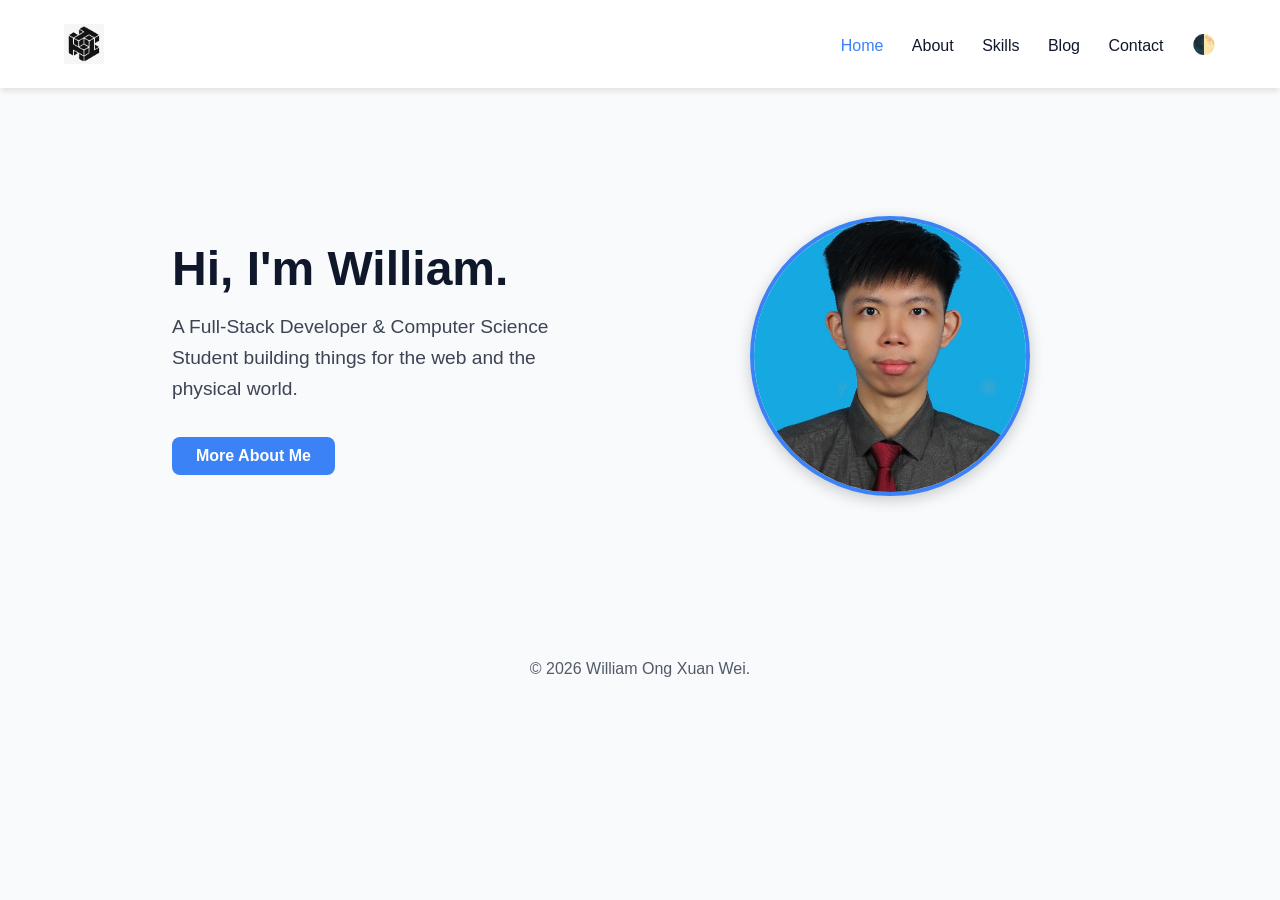
<file: index.html>
<!doctype html>
<html lang="en">
  <head>
    <meta charset="UTF-8" />
    <meta name="viewport" content="width=device-width, initial-scale=1.0" />
    <title>William's Portfolio</title>
    <link rel="stylesheet" href="style.css" />
  </head>
  <body>
    <nav class="navbar">
      <div class="nav-logo">
        <img src="logo99.png" alt="William's Logo" class="logo-img" />
      </div>
      <div class="nav-links">
        <a href="index.html" style="color: var(--accent)">Home</a>
        <a href="about.html">About</a>
        <a href="skills.html">Skills</a>
        <a href="blog.html">Blog</a>
        <a href="contact.html">Contact</a>
        <button id="theme-toggle">🌓</button>
      </div>
    </nav>

    <header class="hero" style="display: flex; align-items: center; justify-content: center; gap: 4rem; flex-wrap: wrap; padding: 6rem 2rem; max-width: 1000px; margin: 0 auto;">
      
      <div class="hero-content" style="flex: 1; min-width: 300px; text-align: left;">
        <h1 style="font-size: 3rem; margin-bottom: 1rem;">Hi, I'm William.</h1>
        <p style="font-size: 1.2rem; line-height: 1.6; margin-bottom: 2rem;">
          A Full-Stack Developer & Computer Science Student building things for
          the web and the physical world.
        </p>
        <a href="about.html" class="btn">More About Me</a>
      </div>

      <div class="hero-image" style="flex: 1; min-width: 300px; text-align: center;">
        <img 
          src="me.jpg" 
          alt="William " 
          style="width: 280px; height: 280px; border-radius: 50%; object-fit: cover; border: 4px solid var(--accent, #555); box-shadow: 0 4px 15px rgba(0,0,0,0.2);" 
        />
      </div>

    </header>

    <footer>
      <p>© 2026 William Ong Xuan Wei.</p>
    </footer>

    <script>
      const toggleButton = document.getElementById("theme-toggle");
      const currentTheme = localStorage.getItem("theme");

      // 1. When the page loads, check if they previously chose dark mode
      if (currentTheme === "dark") {
        document.body.classList.add("dark-theme");
      }

      // 2. When the button is clicked, toggle the theme AND save the preference
      toggleButton.addEventListener("click", () => {
        document.body.classList.toggle("dark-theme");

        // If the body now has 'dark-theme', save 'dark' to storage. Otherwise, save 'light'.
        if (document.body.classList.contains("dark-theme")) {
          localStorage.setItem("theme", "dark");
        } else {
          localStorage.setItem("theme", "light");
        }
      });
    </script>
  </body>
</html>
</file>
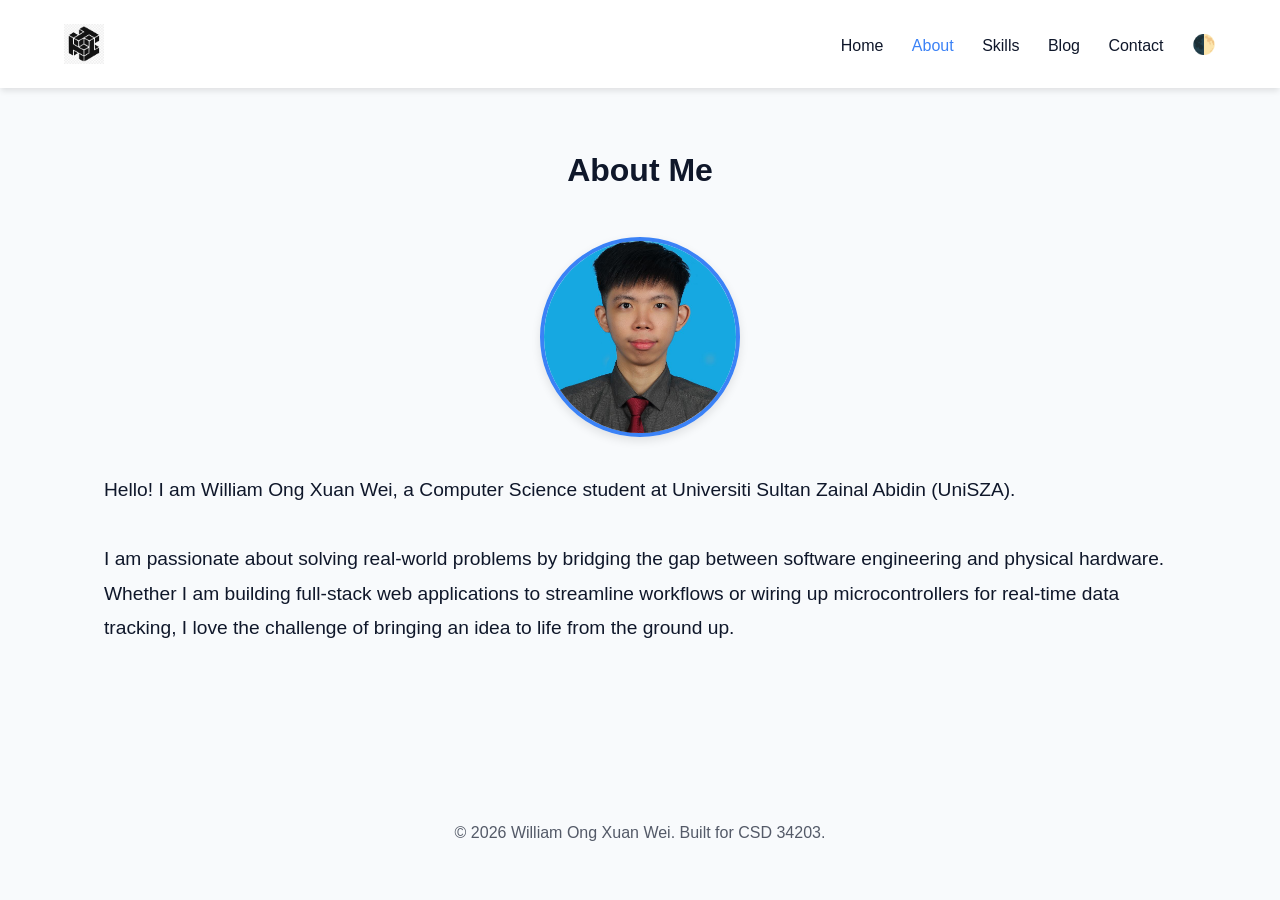
<file: about.html>
<!doctype html>
<html lang="en">
  <head>
    <meta charset="UTF-8" />
    <meta name="viewport" content="width=device-width, initial-scale=1.0" />
    <title>About - William's Portfolio</title>
    <link rel="stylesheet" href="style.css" />
  </head>
  <body>
    <nav class="navbar">
      <div class="nav-logo">
        <img src="logo99.png" alt="William's Logo" class="logo-img" />
      </div>
      <div class="nav-links">
        <a href="index.html">Home</a>
        <a href="about.html" style="color: var(--accent)">About</a>
        <a href="skills.html">Skills</a>
        <a href="blog.html">Blog</a>
        <a href="contact.html">Contact</a>
        <button id="theme-toggle">🌓</button>
      </div>
    </nav>

    <main>
      <section class="portfolio-section">
        <h2>About Me</h2>

        <div style="text-align: center; margin: 2rem 0;">
          <img 
            src="me.jpg" 
            alt="William " 
            style="width: 200px; height: 200px; border-radius: 50%; object-fit: cover; border: 4px solid var(--accent, #555); box-shadow: 0 4px 10px rgba(0,0,0,0.1);" 
          />
        </div>

        
        <div style="font-size: 1.2rem; line-height: 1.8; margin-bottom: 3rem">
          <p>
            Hello! I am William Ong Xuan Wei, a Computer Science student at
            Universiti Sultan Zainal Abidin (UniSZA).
          </p>
          <br />
          <p>
            I am passionate about solving real-world problems by bridging the
            gap between software engineering and physical hardware. Whether I am
            building full-stack web applications to streamline workflows or
            wiring up microcontrollers for real-time data tracking, I love the
            challenge of bringing an idea to life from the ground up.
          </p>
          <br />
        </div>
      </section>
    </main>

    <footer>
      <p>© 2026 William Ong Xuan Wei. Built for CSD 34203.</p>
    </footer>

    <script>
      const toggleButton = document.getElementById("theme-toggle");
      const currentTheme = localStorage.getItem("theme");

      // 1. When the page loads, check if they previously chose dark mode
      if (currentTheme === "dark") {
        document.body.classList.add("dark-theme");
      }

      // 2. When the button is clicked, toggle the theme AND save the preference
      toggleButton.addEventListener("click", () => {
        document.body.classList.toggle("dark-theme");

        // If the body now has 'dark-theme', save 'dark' to storage. Otherwise, save 'light'.
        if (document.body.classList.contains("dark-theme")) {
          localStorage.setItem("theme", "dark");
        } else {
          localStorage.setItem("theme", "light");
        }
      });
    </script>
  </body>
</html>
</file>
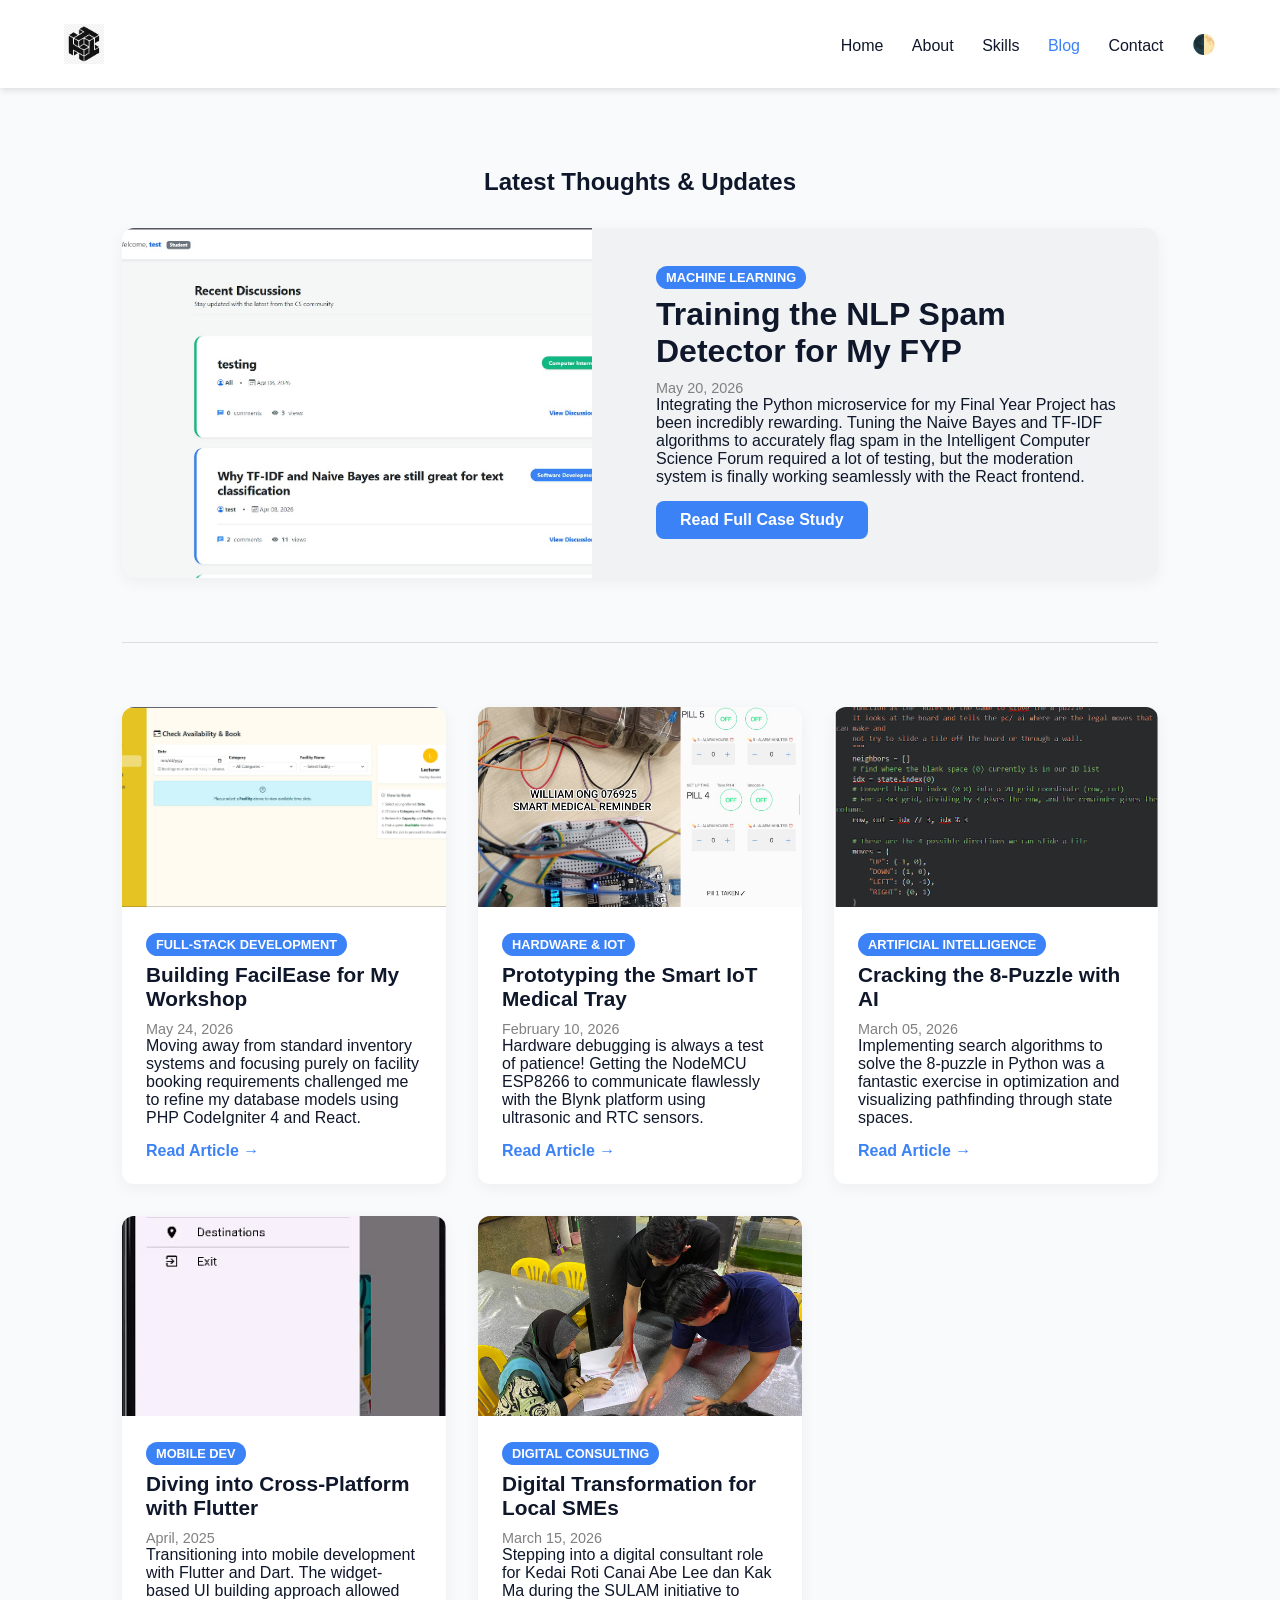
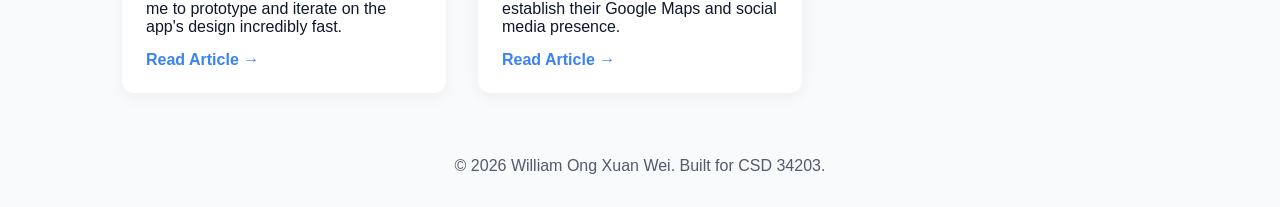
<file: blog.html>
<!doctype html>
<html lang="en">
  <head>
    <meta charset="UTF-8" />
    <meta name="viewport" content="width=device-width, initial-scale=1.0" />
    <title>Blog - William's Portfolio</title>
    <link rel="stylesheet" href="style.css" />
  </head>
  <body>
    <nav class="navbar">
      <div class="nav-logo">
        <img src="logo99.png" alt="William's Logo" class="logo-img" />
      </div>
      <div class="nav-links">
        <a href="index.html">Home</a>
        <a href="about.html">About</a>
        <a href="skills.html">Skills</a>
        <a href="blog.html" style="color: var(--accent)">Blog</a>
        <a href="contact.html">Contact</a>
        <button id="theme-toggle">🌓</button>
      </div>
    </nav>

    <main class="blog-container">
      <h2 style="text-align: center; margin: 3rem 0 2rem;">Latest Thoughts & Updates</h2>

      <article class="blog-featured">
        <div class="blog-image-wrapper">
          <img src="fyp.jpg" alt="Intelligent CS Forum" class="blog-featured-img">
        </div>
        <div class="blog-featured-content">
          <span class="blog-tag">Machine Learning</span>
          <h3 style="font-size: 2rem; margin: 10px 0;">Training the NLP Spam Detector for My FYP</h3>
          <p class="blog-date">May 20, 2026</p>
          <p class="blog-excerpt">
            Integrating the Python microservice for my Final Year Project has been incredibly rewarding. Tuning the Naive Bayes and TF-IDF algorithms to accurately flag spam in the Intelligent Computer Science Forum required a lot of testing, but the moderation system is finally working seamlessly with the React frontend.
          </p>
          <a href="fyp.html" class="btn" style="margin-top: 15px; display: inline-block;">Read Full Case Study</a>
        </div>
      </article>

      <hr style="border: 0; border-top: 1px solid #ddd; margin: 4rem 0;">

      <div class="blog-grid">
        
        <article class="blog-card">
          <img src="facil.jpg" alt="FacilEase Project" class="blog-card-img">
          <div class="blog-card-content">
            <span class="blog-tag">Full-Stack Development</span>
            <h4>Building FacilEase for My Workshop</h4>
            <p class="blog-date">May 24, 2026</p>
            <p class="blog-excerpt">
              Moving away from standard inventory systems and focusing purely on facility booking requirements challenged me to refine my database models using PHP CodeIgniter 4 and React.
            </p>
            <a href="#" class="blog-read-more">Read Article →</a>
          </div>
        </article>

        <article class="blog-card">
          <img src="iot.jpeg" alt="Smart IoT Medical Tray" class="blog-card-img">
          <div class="blog-card-content">
            <span class="blog-tag">Hardware & IoT</span>
            <h4>Prototyping the Smart IoT Medical Tray</h4>
            <p class="blog-date">February 10, 2026</p>
            <p class="blog-excerpt">
              Hardware debugging is always a test of patience! Getting the NodeMCU ESP8266 to communicate flawlessly with the Blynk platform using ultrasonic and RTC sensors.
            </p>
            <a href="#" class="blog-read-more">Read Article →</a>
          </div>
        </article>

        <article class="blog-card">
          <img src="ai.png" alt="8-Puzzle AI" class="blog-card-img">
          <div class="blog-card-content">
            <span class="blog-tag">Artificial Intelligence</span>
            <h4>Cracking the 8-Puzzle with AI</h4>
            <p class="blog-date">March 05, 2026</p>
            <p class="blog-excerpt">
              Implementing search algorithms to solve the 8-puzzle in Python was a fantastic exercise in optimization and visualizing pathfinding through state spaces.
            </p>
            <a href="#" class="blog-read-more">Read Article →</a>
          </div>
        </article>

        <article class="blog-card">
          <img src="flutter.png" alt="Flutter Mobile App" class="blog-card-img">
          <div class="blog-card-content">
            <span class="blog-tag">Mobile Dev</span>
            <h4>Diving into Cross-Platform with Flutter</h4>
            <p class="blog-date">April, 2025</p>
            <p class="blog-excerpt">
              Transitioning into mobile development with Flutter and Dart. The widget-based UI building approach allowed me to prototype and iterate on the app's design incredibly fast.
            </p>
            <a href="#" class="blog-read-more">Read Article →</a>
          </div>
        </article>

        <article class="blog-card">
          <img src="sme.jpeg" alt="SME Digital Transformation" class="blog-card-img">
          <div class="blog-card-content">
            <span class="blog-tag">Digital Consulting</span>
            <h4>Digital Transformation for Local SMEs</h4>
            <p class="blog-date">March 15, 2026</p>
            <p class="blog-excerpt">
              Stepping into a digital consultant role for Kedai Roti Canai Abe Lee dan Kak Ma during the SULAM initiative to establish their Google Maps and social media presence.
            </p>
            <a href="#" class="blog-read-more">Read Article →</a>
          </div>
        </article>

      </div>
    </main>

    <footer>
      <p>© 2026 William Ong Xuan Wei. Built for CSD 34203.</p>
    </footer>

    <script>
      const toggleButton = document.getElementById("theme-toggle");
      const currentTheme = localStorage.getItem("theme");

      if (currentTheme === "dark") {
        document.body.classList.add("dark-theme");
      }

      toggleButton.addEventListener("click", () => {
        document.body.classList.toggle("dark-theme");
        if (document.body.classList.contains("dark-theme")) {
          localStorage.setItem("theme", "dark");
        } else {
          localStorage.setItem("theme", "light");
        }
      });
    </script>
  </body>
</html>
</file>
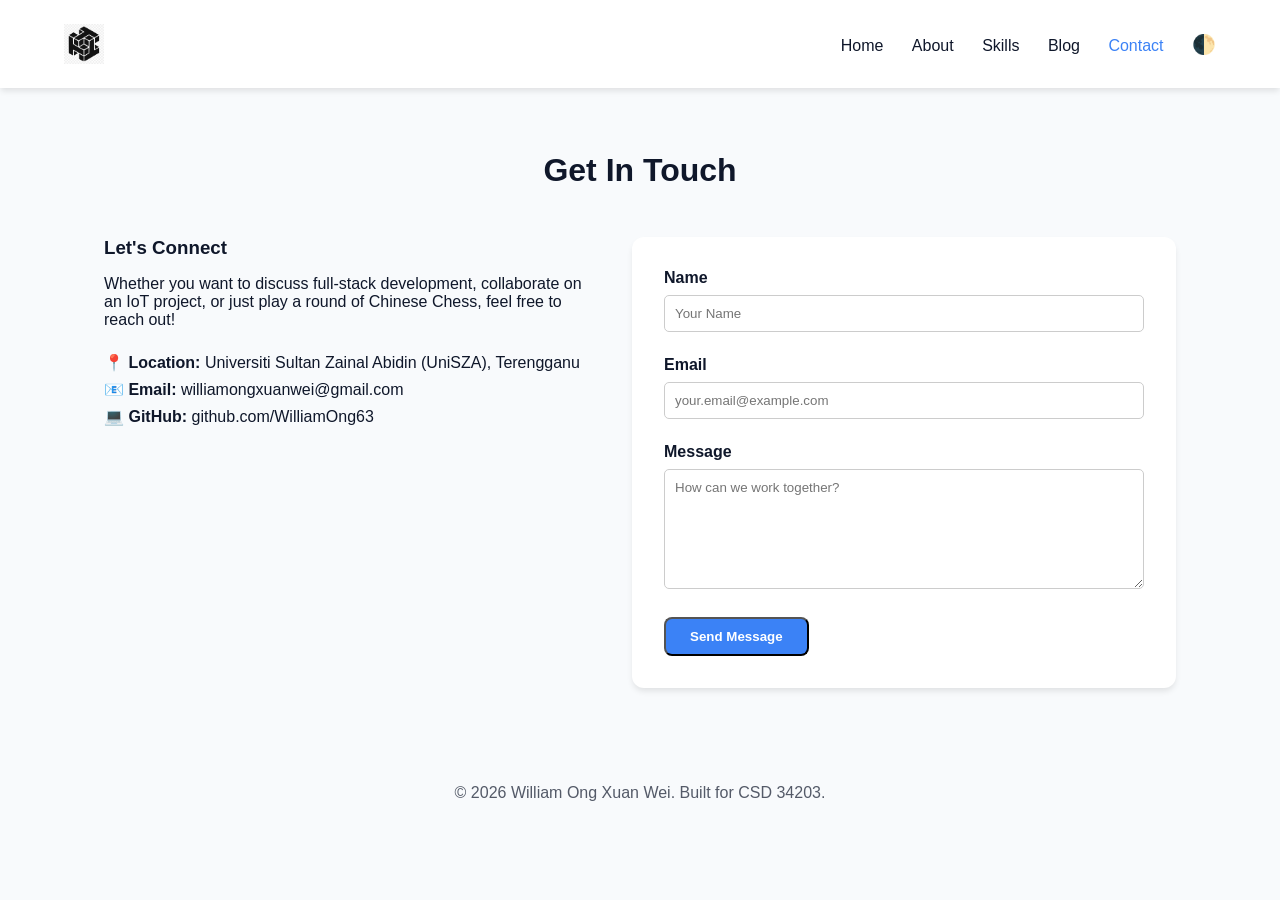
<file: contact.html>
<!doctype html>
<html lang="en">
  <head>
    <meta charset="UTF-8" />
    <meta name="viewport" content="width=device-width, initial-scale=1.0" />
    <title>Contact - William's Portfolio</title>
    <link rel="stylesheet" href="style.css" />
    <style>
      /* Extra styles just for the contact form */
      .contact-container {
        display: flex;
        flex-wrap: wrap;
        gap: 3rem;
        margin-top: 2rem;
      }
      .contact-info,
      .contact-form {
        flex: 1;
        min-width: 300px;
      }
      .form-group {
        margin-bottom: 1.5rem;
      }
      .form-group label {
        display: block;
        margin-bottom: 0.5rem;
        font-weight: bold;
      }
      .form-group input,
      .form-group textarea {
        width: 100%;
        padding: 10px;
        border: 1px solid #ccc;
        border-radius: 5px;
        background-color: var(--card-bg);
        color: var(--text-color);
      }
      .form-group textarea {
        resize: vertical;
        min-height: 120px;
      }
    </style>
  </head>
  <body>
    <nav class="navbar">
      <div class="nav-logo">
        <img src="logo99.png" alt="William's Logo" class="logo-img" />
      </div>
      <div class="nav-links">
        <a href="index.html">Home</a>
        <a href="about.html">About</a>
        <a href="skills.html">Skills</a>
        <a href="blog.html">Blog</a>
        <a href="contact.html" style="color: var(--accent)">Contact</a>
        <button id="theme-toggle">🌓</button>
      </div>
    </nav>

    <main>
      <section class="portfolio-section">
        <h2>Get In Touch</h2>

        <div class="contact-container">
          <div class="contact-info">
            <h3>Let's Connect</h3>
            <p style="margin-bottom: 1.5rem; margin-top: 1rem">
              Whether you want to discuss full-stack development, collaborate on
              an IoT project, or just play a round of Chinese Chess, feel free
              to reach out!
            </p>

            <p>
              <strong>📍 Location:</strong> Universiti Sultan Zainal Abidin
              (UniSZA), Terengganu
            </p>
            <p style="margin-top: 0.5rem">
              <strong>📧 Email:</strong> williamongxuanwei@gmail.com
            </p>
            <p style="margin-top: 0.5rem">
              <strong>💻 GitHub:</strong> github.com/WilliamOng63
            </p>
          </div>

          <div class="contact-form project-card">
             <form action="https://api.web3forms.com/submit" method="POST">
              <input type="hidden" name="access_key" value="a97d42b6-3527-4878-bd2c-dec0d6beb823">
  
               <div class="form-group">
 

                <label for="name">Name</label>
                <input type="text" id="name" name="name" required placeholder="Your Name" />
              </div>
              <div class="form-group">
                <label for="email">Email</label>
                <input
                  type="email"
                  id="email"
                  email="email"
                  required
                  placeholder="your.email@example.com"
                />
              </div>
              <div class="form-group">
                <label for="message">Message</label>
                <textarea
                  id="message"
                  message="message"
                  required
                  placeholder="How can we work together?"
                ></textarea>
              </div>
              <button type="submit" class="btn">Send Message</button>
            </form>
          </div>
        </div>
      </section>
    </main>

    <footer>
      <p>© 2026 William Ong Xuan Wei. Built for CSD 34203.</p>
    </footer>

    <script>
      const toggleButton = document.getElementById("theme-toggle");
      const currentTheme = localStorage.getItem("theme");

      if (currentTheme === "dark") {
        document.body.classList.add("dark-theme");
      }

      toggleButton.addEventListener("click", () => {
        document.body.classList.toggle("dark-theme");
        if (document.body.classList.contains("dark-theme")) {
          localStorage.setItem("theme", "dark");
        } else {
          localStorage.setItem("theme", "light");
        }
      });
    </script>
  </body>
</html>
</file>
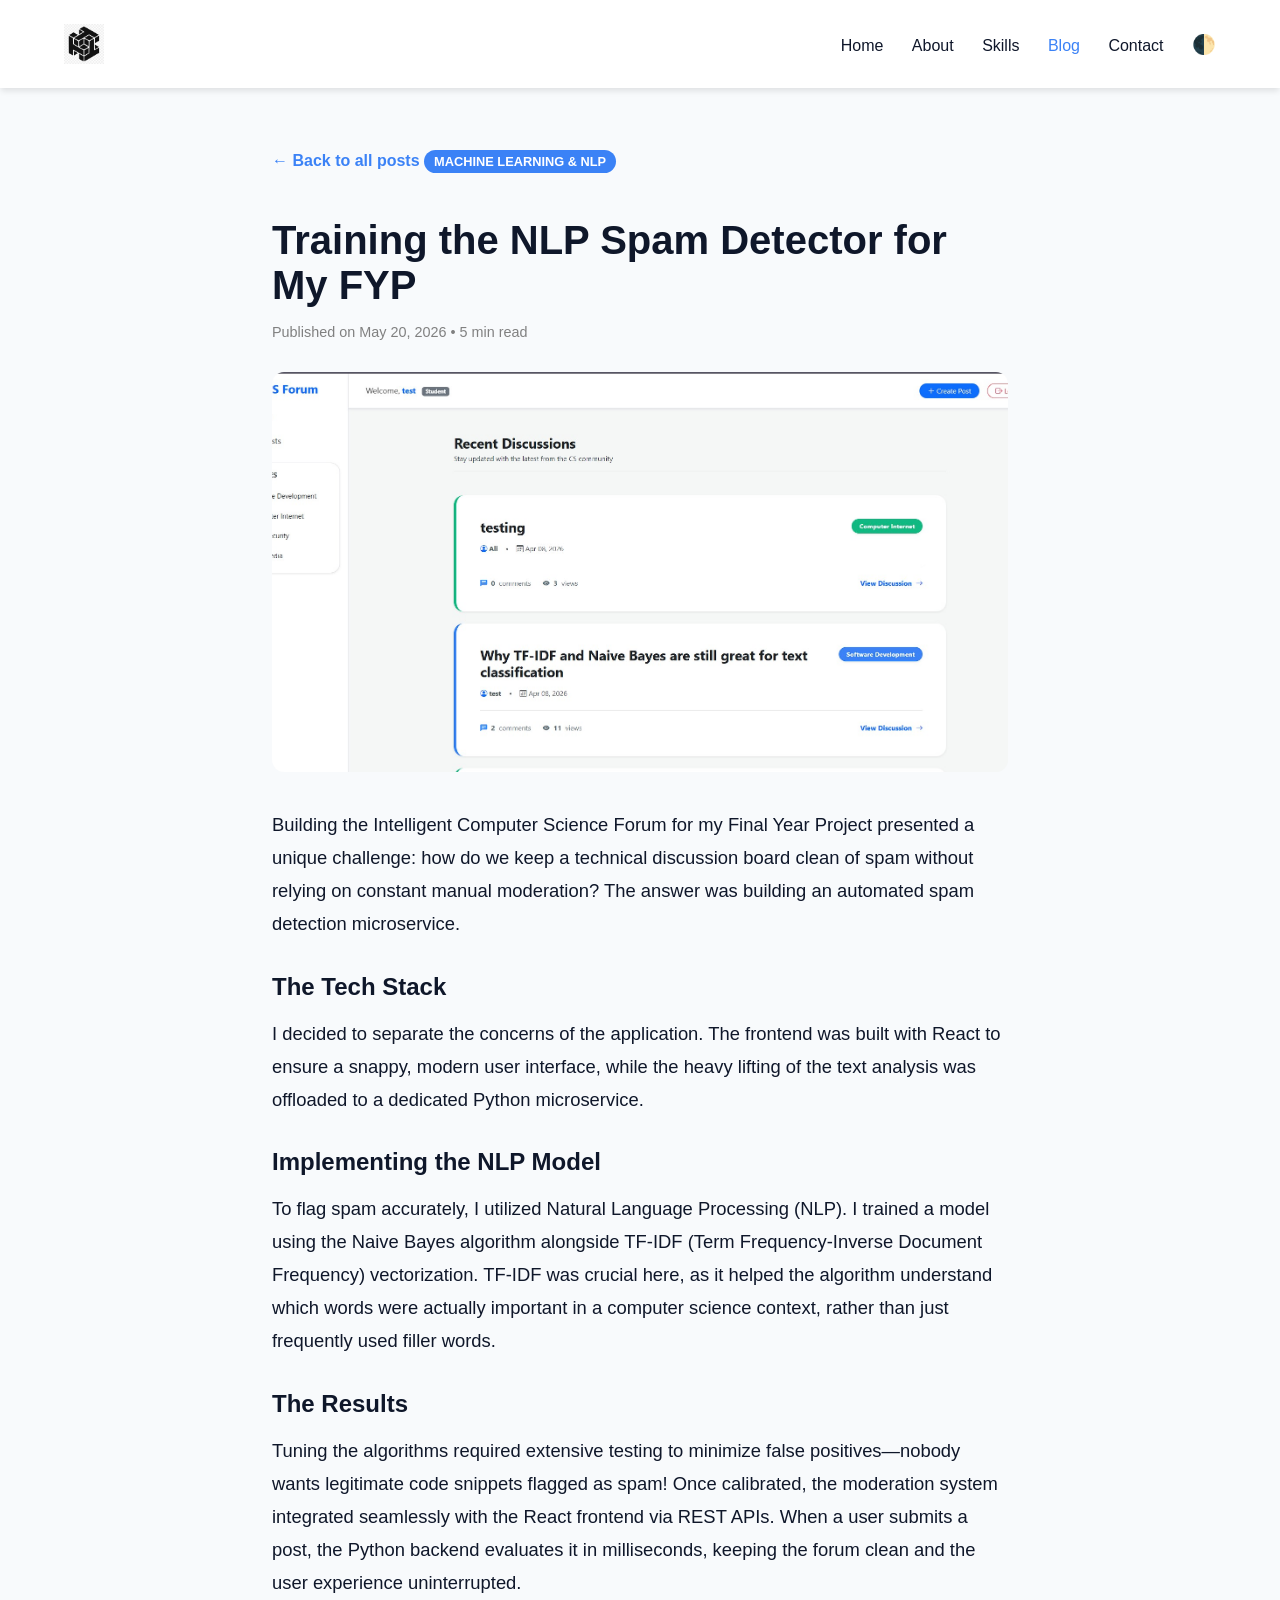
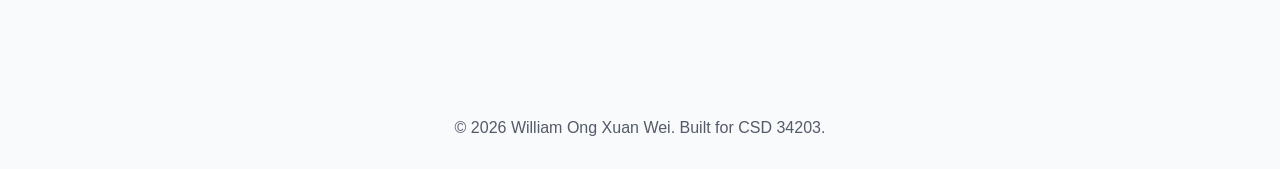
<file: fyp.html>
<!doctype html>
<html lang="en">
  <head>
    <meta charset="UTF-8" />
    <meta name="viewport" content="width=device-width, initial-scale=1.0" />
    <title>FYP Case Study - William's Portfolio</title>
    <link rel="stylesheet" href="style.css" />
    <style>
      
      .article-container {
        max-width: 800px;
        margin: 0 auto;
        padding: 4rem 2rem;
      }
      .article-hero-img {
        width: 100%;
        height: 400px;
        object-fit: cover;
        border-radius: 12px;
        margin: 2rem 0;
      }
      .article-body p {
        font-size: 1.15rem;
        line-height: 1.8;
        margin-bottom: 1.5rem;
      }
      .article-body h3 {
        margin: 2rem 0 1rem;
        font-size: 1.5rem;
      }
      .back-link {
        display: inline-block;
        margin-bottom: 2rem;
        color: var(--accent, #007bff);
        text-decoration: none;
        font-weight: bold;
      }
      .back-link:hover {
        text-decoration: underline;
      }
    </style>
  </head>
  <body>
    <nav class="navbar">
      <div class="nav-logo">
        <img src="logo99.png" alt="William's Logo" class="logo-img" />
      </div>
      <div class="nav-links">
        <a href="index.html">Home</a>
        <a href="about.html">About</a>
        <a href="skills.html">Skills</a>
        <a href="blog.html" style="color: var(--accent)">Blog</a>
        <a href="contact.html">Contact</a>
        <button id="theme-toggle">🌓</button>
      </div>
    </nav>

    <main class="article-container">
      <a href="blog.html" class="back-link">← Back to all posts</a>
      
      <span class="blog-tag">Machine Learning & NLP</span>
      <h1 style="font-size: 2.5rem; margin: 1rem 0;">Training the NLP Spam Detector for My FYP</h1>
      <p class="blog-date">Published on May 20, 2026 • 5 min read</p>

      <img src="fyp.jpg" alt="Intelligent CS Forum" class="article-hero-img">

      <div class="article-body">
        <p>
          Building the Intelligent Computer Science Forum for my Final Year Project presented a unique challenge: how do we keep a technical discussion board clean of spam without relying on constant manual moderation? The answer was building an automated spam detection microservice.
        </p>

        <h3>The Tech Stack</h3>
        <p>
          I decided to separate the concerns of the application. The frontend was built with React to ensure a snappy, modern user interface, while the heavy lifting of the text analysis was offloaded to a dedicated Python microservice.
        </p>

        <h3>Implementing the NLP Model</h3>
        <p>
          To flag spam accurately, I utilized Natural Language Processing (NLP). I trained a model using the Naive Bayes algorithm alongside TF-IDF (Term Frequency-Inverse Document Frequency) vectorization. TF-IDF was crucial here, as it helped the algorithm understand which words were actually important in a computer science context, rather than just frequently used filler words.
        </p>

        <h3>The Results</h3>
        <p>
          Tuning the algorithms required extensive testing to minimize false positives—nobody wants legitimate code snippets flagged as spam! Once calibrated, the moderation system integrated seamlessly with the React frontend via REST APIs. When a user submits a post, the Python backend evaluates it in milliseconds, keeping the forum clean and the user experience uninterrupted.
        </p>
      </div>
    </main>

    <footer>
      <p>© 2026 William Ong Xuan Wei. Built for CSD 34203.</p>
    </footer>

    <script>
      const toggleButton = document.getElementById("theme-toggle");
      const currentTheme = localStorage.getItem("theme");

      if (currentTheme === "dark") {
        document.body.classList.add("dark-theme");
      }

      toggleButton.addEventListener("click", () => {
        document.body.classList.toggle("dark-theme");
        if (document.body.classList.contains("dark-theme")) {
          localStorage.setItem("theme", "dark");
        } else {
          localStorage.setItem("theme", "light");
        }
      });
    </script>
  </body>
</html>
</file>
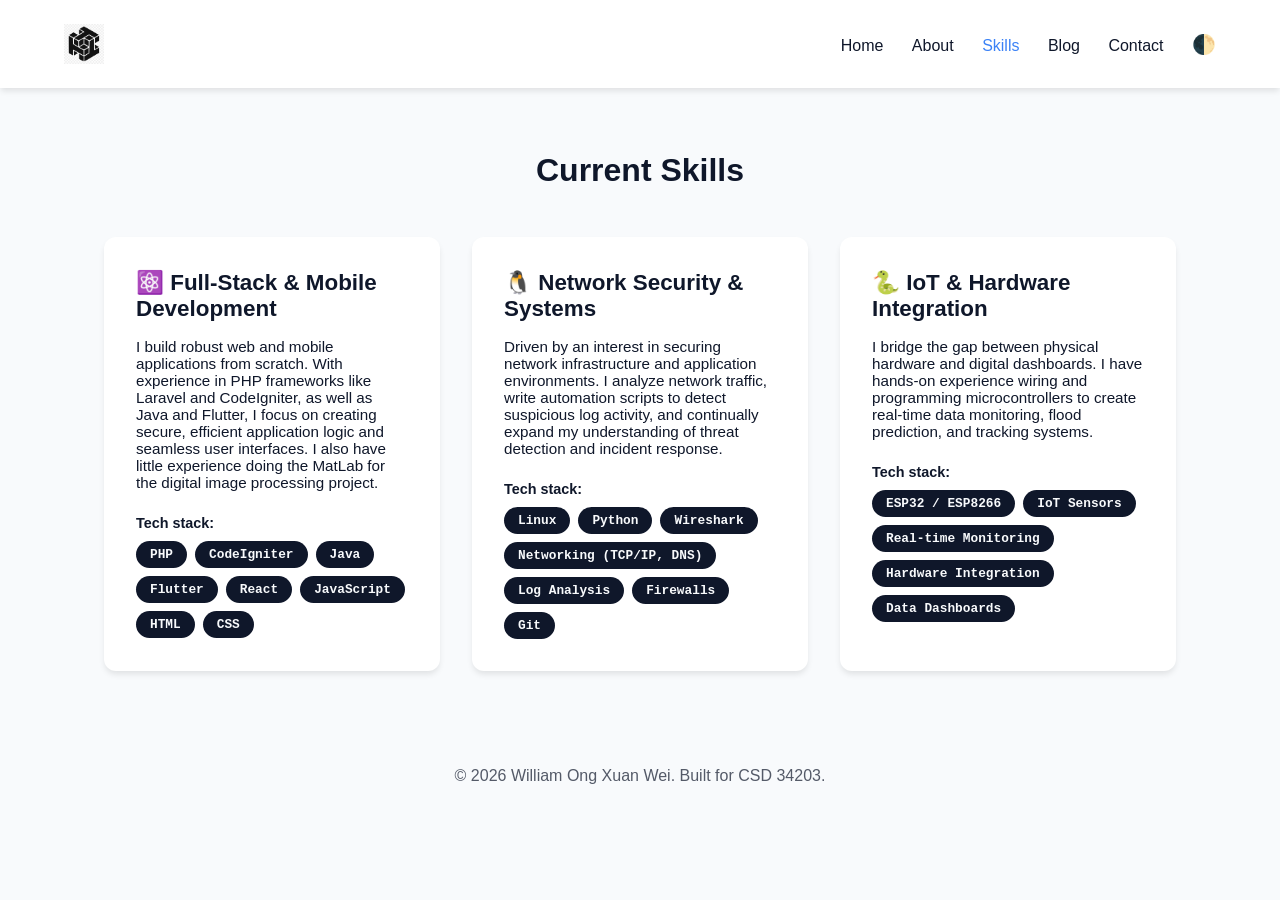
<file: skills.html>
<!doctype html>
<html lang="en">
  <head>
    <meta charset="UTF-8" />
    <meta name="viewport" content="width=device-width, initial-scale=1.0" />
    <title>Skills - William's Portfolio</title>
    <link rel="stylesheet" href="style.css" />
  </head>
  <body>
    <nav class="navbar">
      <div class="nav-logo">
        <img src="logo99.png" alt="William's Logo" class="logo-img" />
      </div>
      <div class="nav-links">
        <a href="index.html">Home</a>
        <a href="about.html">About</a>
        <a href="skills.html" style="color: var(--accent)">Skills</a>
        <a href="blog.html">Blog</a>
        <a href="contact.html">Contact</a>
        <button id="theme-toggle">🌓</button>
      </div>
    </nav>

    <main>
      <section class="portfolio-section">
        <h2>Current Skills</h2>
        <div class="project-grid">
          <div class="project-card">
            <h3 style="font-size: 1.4rem; margin-bottom: 1rem">
              ⚛️ Full-Stack & Mobile Development
            </h3>
            <p style="margin-bottom: 1.5rem; font-size: 0.95rem">
              I build robust web and mobile applications from scratch. With
              experience in PHP frameworks like Laravel and CodeIgniter, as well
              as Java and Flutter, I focus on creating secure, efficient
              application logic and seamless user interfaces. I also have little
              experience doing the MatLab for the digital image processing
              project.
            </p>
            <p style="font-size: 0.9rem"><strong>Tech stack:</strong></p>
            <div class="tech-pill-container">
              <span class="tech-pill">PHP</span>
              <span class="tech-pill">CodeIgniter</span>
              <span class="tech-pill">Java</span>
              <span class="tech-pill">Flutter</span>
              <span class="tech-pill">React</span>
              <span class="tech-pill">JavaScript</span>
              <span class="tech-pill">HTML</span>
              <span class="tech-pill">CSS</span>
            </div>
          </div>

          <div class="project-card">
            <h3 style="font-size: 1.4rem; margin-bottom: 1rem">
              🐧 Network Security & Systems
            </h3>
            <p style="margin-bottom: 1.5rem; font-size: 0.95rem">
              Driven by an interest in securing network infrastructure and
              application environments. I analyze network traffic, write
              automation scripts to detect suspicious log activity, and
              continually expand my understanding of threat detection and
              incident response.
            </p>
            <p style="font-size: 0.9rem"><strong>Tech stack:</strong></p>
            <div class="tech-pill-container">
              <span class="tech-pill">Linux</span>
              <span class="tech-pill">Python</span>
              <span class="tech-pill">Wireshark</span>
              <span class="tech-pill">Networking (TCP/IP, DNS)</span>
              <span class="tech-pill">Log Analysis</span>
              <span class="tech-pill">Firewalls</span>
              <span class="tech-pill">Git</span>
            </div>
          </div>

          <div class="project-card">
            <h3 style="font-size: 1.4rem; margin-bottom: 1rem">
              🐍 IoT & Hardware Integration
            </h3>
            <p style="margin-bottom: 1.5rem; font-size: 0.95rem">
              I bridge the gap between physical hardware and digital dashboards.
              I have hands-on experience wiring and programming microcontrollers
              to create real-time data monitoring, flood prediction, and
              tracking systems.
            </p>
            <p style="font-size: 0.9rem"><strong>Tech stack:</strong></p>
            <div class="tech-pill-container">
              <span class="tech-pill">ESP32 / ESP8266</span>
              <span class="tech-pill">IoT Sensors</span>
              <span class="tech-pill">Real-time Monitoring</span>
              <span class="tech-pill">Hardware Integration</span>
              <span class="tech-pill">Data Dashboards</span>
            </div>
          </div>
        </div>
      </section>
    </main>

    <footer>
      <p>© 2026 William Ong Xuan Wei. Built for CSD 34203.</p>
    </footer>

    <script>
      const toggleButton = document.getElementById("theme-toggle");
      const currentTheme = localStorage.getItem("theme");

      if (currentTheme === "dark") {
        document.body.classList.add("dark-theme");
      }

      toggleButton.addEventListener("click", () => {
        document.body.classList.toggle("dark-theme");
        if (document.body.classList.contains("dark-theme")) {
          localStorage.setItem("theme", "dark");
        } else {
          localStorage.setItem("theme", "light");
        }
      });
    </script>
  </body>
</html>
</file>
<file: style.css>
/* --- Variables --- */
:root {
  --bg-color: #f8fafc;
  --text-color: #0f172a;
  --nav-bg: #ffffff;
  --card-bg: #ffffff;
  --accent: #3b82f6;
  --accent-hover: #2563eb;
  --shadow: 0 4px 6px -1px rgb(0 0 0 / 0.1);
}

/* Dark Mode Overrides */
.dark-theme {
  --bg-color: #0f172a;
  --text-color: #f8fafc;
  --nav-bg: #1e293b;
  --card-bg: #1e293b;
  --accent: #60a5fa;
  --shadow: 0 4px 6px -1px rgb(0 0 0 / 0.5);
}

* {
  margin: 0;
  padding: 0;
  box-sizing: border-box;
  font-family:
    -apple-system, BlinkMacSystemFont, "Segoe UI", Roboto, Helvetica, Arial,
    sans-serif;
}

body {
  background-color: var(--bg-color);
  color: var(--text-color);
  transition: all 0.3s ease;
}

/* --- Navbar --- */
.navbar {
  display: flex;
  justify-content: space-between;
  align-items: center;
  padding: 1.5rem 5%;
  background-color: var(--nav-bg);
  box-shadow: var(--shadow);
  position: sticky;
  top: 0;
  z-index: 100;
}

.nav-logo {
  font-size: 1.5rem;
  font-weight: 700;
  color: var(--accent);
}

.nav-links a {
  text-decoration: none;
  color: var(--text-color);
  margin-right: 1.5rem;
  font-weight: 500;
}

.nav-links a:hover {
  color: var(--accent);
}

#theme-toggle {
  background: none;
  border: none;
  font-size: 1.2rem;
  cursor: pointer;
}

/* --- Hero Section --- */
.hero {
  min-height: 60vh;
  display: flex;
  align-items: center;
  justify-content: center;
  text-align: center;
  padding: 0 20px;
}

.hero-content h1 {
  font-size: 3.5rem;
  margin-bottom: 1rem;
}

.hero-content p {
  font-size: 1.2rem;
  max-width: 600px;
  margin: 0 auto 2rem auto;
  opacity: 0.8;
}

.btn {
  display: inline-block;
  background-color: var(--accent);
  color: white;
  padding: 10px 24px;
  border-radius: 8px;
  text-decoration: none;
  font-weight: bold;
  transition: background-color 0.2s;
}

.btn:hover {
  background-color: var(--accent-hover);
}

/* --- Portfolio Grid --- */
.portfolio-section {
  padding: 4rem 5%;
  max-width: 1200px;
  margin: 0 auto;
}

.portfolio-section h2 {
  text-align: center;
  font-size: 2rem;
  margin-bottom: 3rem;
}

.project-grid {
  display: grid;
  grid-template-columns: repeat(auto-fit, minmax(300px, 1fr));
  gap: 2rem;
}

.project-card {
  background-color: var(--card-bg);
  padding: 2rem;
  border-radius: 12px;
  box-shadow: var(--shadow);
  transition: transform 0.2s;
}

.project-card:hover {
  transform: translateY(-5px);
}

.project-card h3 {
  margin-bottom: 0.5rem;
}

.tag {
  font-size: 0.85rem;
  color: var(--accent);
  margin-bottom: 1rem;
  font-weight: 600;
}

footer {
  text-align: center;
  padding: 2rem;
  opacity: 0.7;
}

.logo-img {
  height: 40px; /* Adjust this number to make your logo bigger or smaller */
  width: auto;
  display: block;
}

/* --- Tech Stack Pills --- */
.tech-pill-container {
  display: flex;
  flex-wrap: wrap;
  gap: 8px;
  margin-top: 10px;
}

.tech-pill {
  background-color: var(--text-color);
  color: var(--bg-color);
  padding: 6px 14px;
  border-radius: 20px;
  font-size: 0.8rem;
  font-weight: 600;
  /* Uses monospace font to match the code-style look in your screenshot */
  font-family: "Courier New", Courier, monospace;
  transition: all 0.3s ease;
}

/* =========================================
   MOBILE RESPONSIVENESS (PHONES)
   ========================================= */
@media (max-width: 768px) {
  /* Stack the Navigation Bar vertically */
  .navbar {
    flex-direction: column;
    padding: 1rem;
    text-align: center;
  }
  
  .nav-links {
    margin-top: 1rem;
    flex-wrap: wrap;
    justify-content: center;
    gap: 15px; 
  }

  /*Reduce the huge desktop padding and gaps */
  .hero, .portfolio-section {
    padding: 3rem 1.5rem !important;
    gap: 2rem !important;
  }
  
  .hero-content h1 {
    font-size: 2.2rem !important; 
  }

  /* Shrink the Profile Picture slightly for small screens */
  .hero-image img {
    width: 220px !important; 
    height: 220px !important;
  }

  /* Make the Project / Skills grids stack into a single column */
  .project-grid, .skills-grid {
    grid-template-columns: 1fr !important;
    gap: 1.5rem;
  }
}
@media (max-width: 768px) {
  .blog-featured {
    flex-direction: column;
  }
  .blog-featured-img {
    height: 250px;
  }
}
/* =========================================
   BLOG PAGE STYLES
   ========================================= */
.blog-container {
  max-width: 1100px;
  margin: 0 auto;
  padding: 2rem;
}

.blog-tag {
  background-color: var(--accent, #007bff);
  color: white;
  padding: 4px 10px;
  border-radius: 20px;
  font-size: 0.8rem;
  font-weight: bold;
  text-transform: uppercase;
}

.blog-date {
  color: gray;
  font-size: 0.9rem;
  margin-top: 5px;
}

/* Featured Post Layout */
.blog-featured {
  display: flex;
  gap: 2rem;
  align-items: center;
  background: rgba(0, 0, 0, 0.03);
  border-radius: 12px;
  overflow: hidden;
  box-shadow: 0 4px 15px rgba(0,0,0,0.05);
}

.blog-image-wrapper {
  flex: 1;
}

.blog-featured-img {
  width: 100%;
  height: 350px;
  object-fit: cover;
  display: block;
}

.blog-featured-content {
  flex: 1;
  padding: 2rem;
}

/* Grid Layout for Recent Posts */
.blog-grid {
  display: grid;
  grid-template-columns: repeat(auto-fit, minmax(300px, 1fr));
  gap: 2rem;
}

.blog-card {
  background: white;
  border-radius: 12px;
  overflow: hidden;
  box-shadow: 0 4px 15px rgba(0,0,0,0.05);
  transition: transform 0.3s ease;
}

.blog-card:hover {
  transform: translateY(-5px);
}

.blog-card-img {
  width: 100%;
  height: 200px;
  object-fit: cover;
}

.blog-card-content {
  padding: 1.5rem;
}

.blog-card-content h4 {
  font-size: 1.3rem;
  margin: 10px 0;
}

.blog-read-more {
  display: inline-block;
  margin-top: 15px;
  color: var(--accent, #007bff);
  text-decoration: none;
  font-weight: bold;
}

.blog-read-more:hover {
  text-decoration: underline;
}

/* Dark Theme Adjustments for Blog */
.dark-theme .blog-featured,
.dark-theme .blog-card {
  background: #2a2a2a;
}
.dark-theme .blog-card-content h4,
.dark-theme .blog-featured-content h3 {
  color: #fff;
}
</file>
